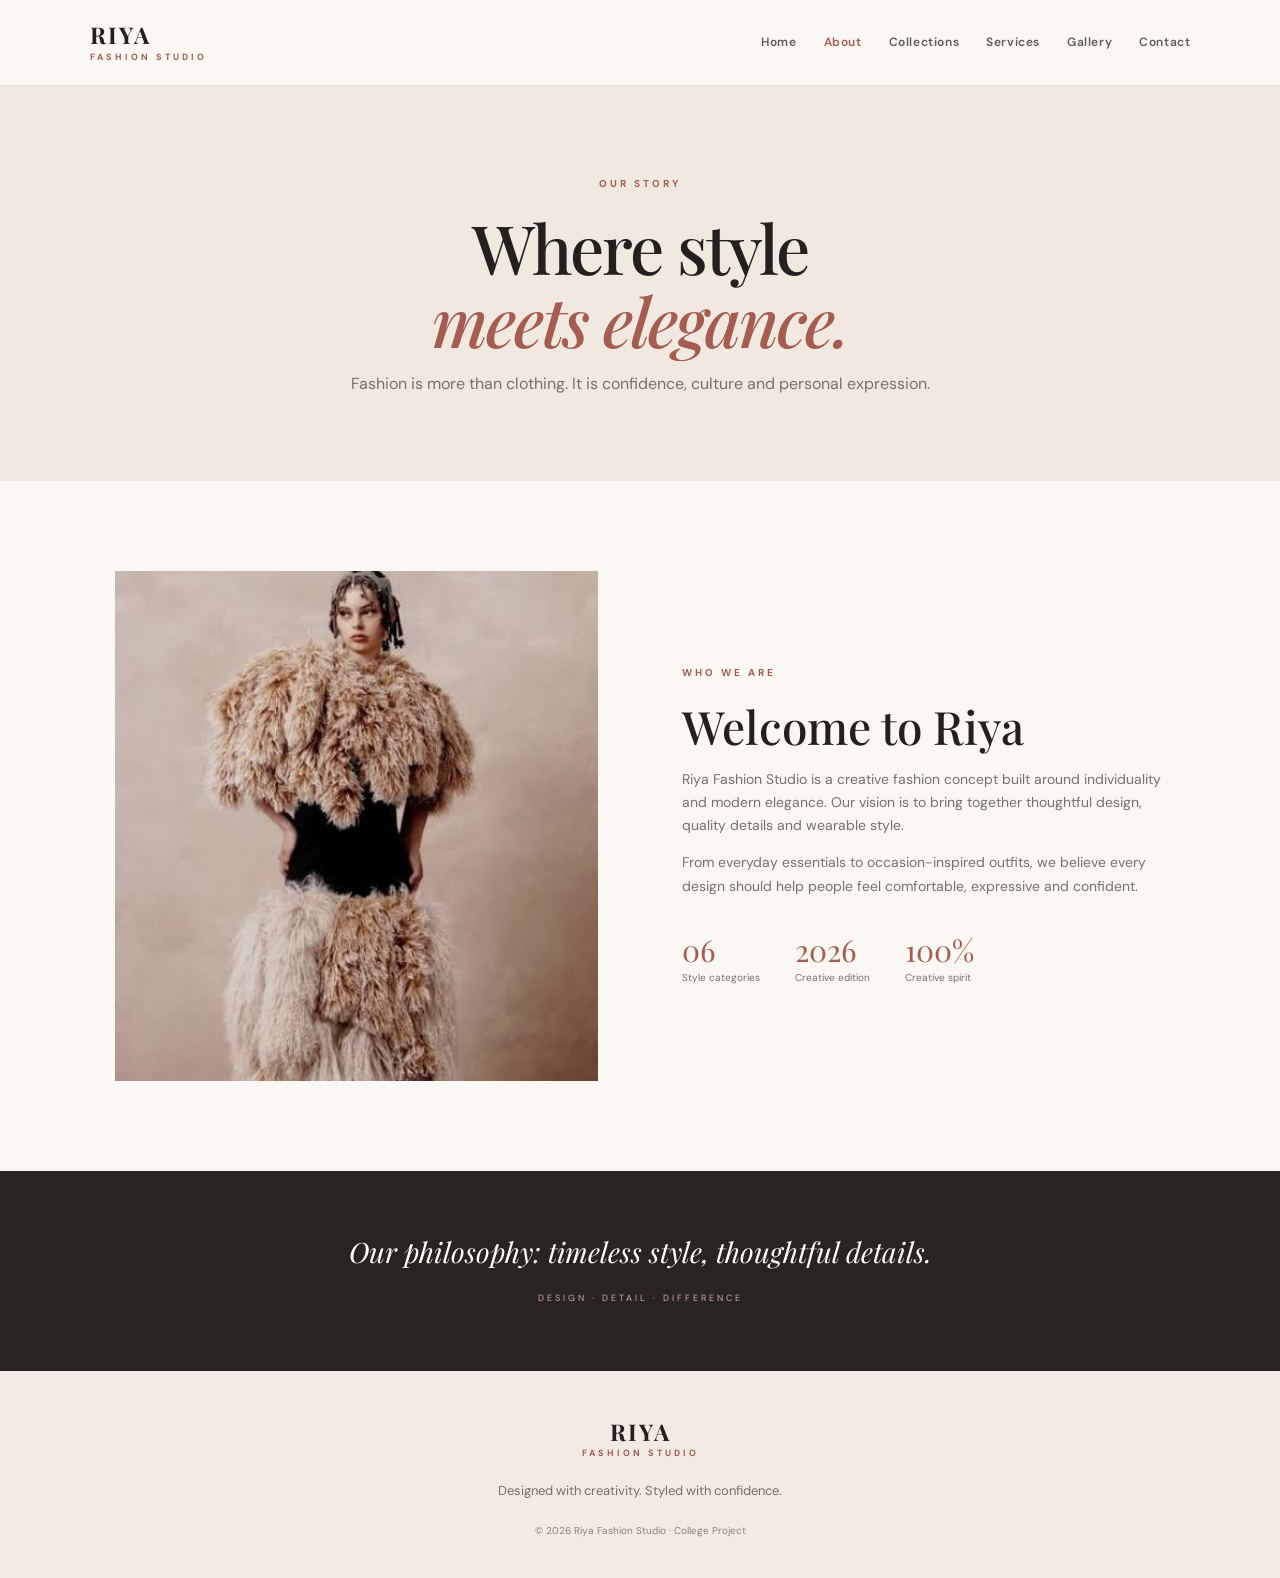
<file: about.html>
<!DOCTYPE html>
<html lang="en"><head><meta charset="UTF-8"><meta name="viewport" content="width=device-width, initial-scale=1.0"><title>About | Riya Fashion Studio</title><link rel="stylesheet" href="css/style.css"></head>
<body>
<header class="site-header"><a class="logo" href="index.html">RIYA<span>FASHION STUDIO</span></a><button class="menu-btn" type="button" aria-label="Toggle navigation" aria-expanded="false" aria-controls="navigation">☰</button><nav id="navigation" class="navigation"><a href="index.html">Home</a><a class="active" href="about.html">About</a><a href="collections.html">Collections</a><a href="services.html">Services</a><a href="gallery.html">Gallery</a><a href="contact.html">Contact</a></nav></header>
<main><section class="page-banner"><p class="eyebrow">OUR STORY</p><h1>Where style<br><em>meets elegance.</em></h1><p>Fashion is more than clothing. It is confidence, culture and personal expression.</p></section>
<section class="about-layout section"><img src="images/riya-feather-look.jpg" alt="Fashion studio and clothing collection"><div><p class="eyebrow">WHO WE ARE</p><h2>Welcome to Riya</h2><p>Riya Fashion Studio is a creative fashion concept built around individuality and modern elegance. Our vision is to bring together thoughtful design, quality details and wearable style.</p><p>From everyday essentials to occasion-inspired outfits, we believe every design should help people feel comfortable, expressive and confident.</p><div class="stats"><div><strong>06</strong><span>Style categories</span></div><div><strong>2026</strong><span>Creative edition</span></div><div><strong>100%</strong><span>Creative spirit</span></div></div></div></section>
<section class="quote-band"><p>Our philosophy: timeless style, thoughtful details.</p><span>DESIGN · DETAIL · DIFFERENCE</span></section></main>
<footer class="footer"><a class="logo" href="index.html">RIYA<span>FASHION STUDIO</span></a><p>Designed with creativity. Styled with confidence.</p><small>© <span class="year"></span> Riya Fashion Studio · College Project</small></footer><script src="js/script.js"></script></body></html>
</file>
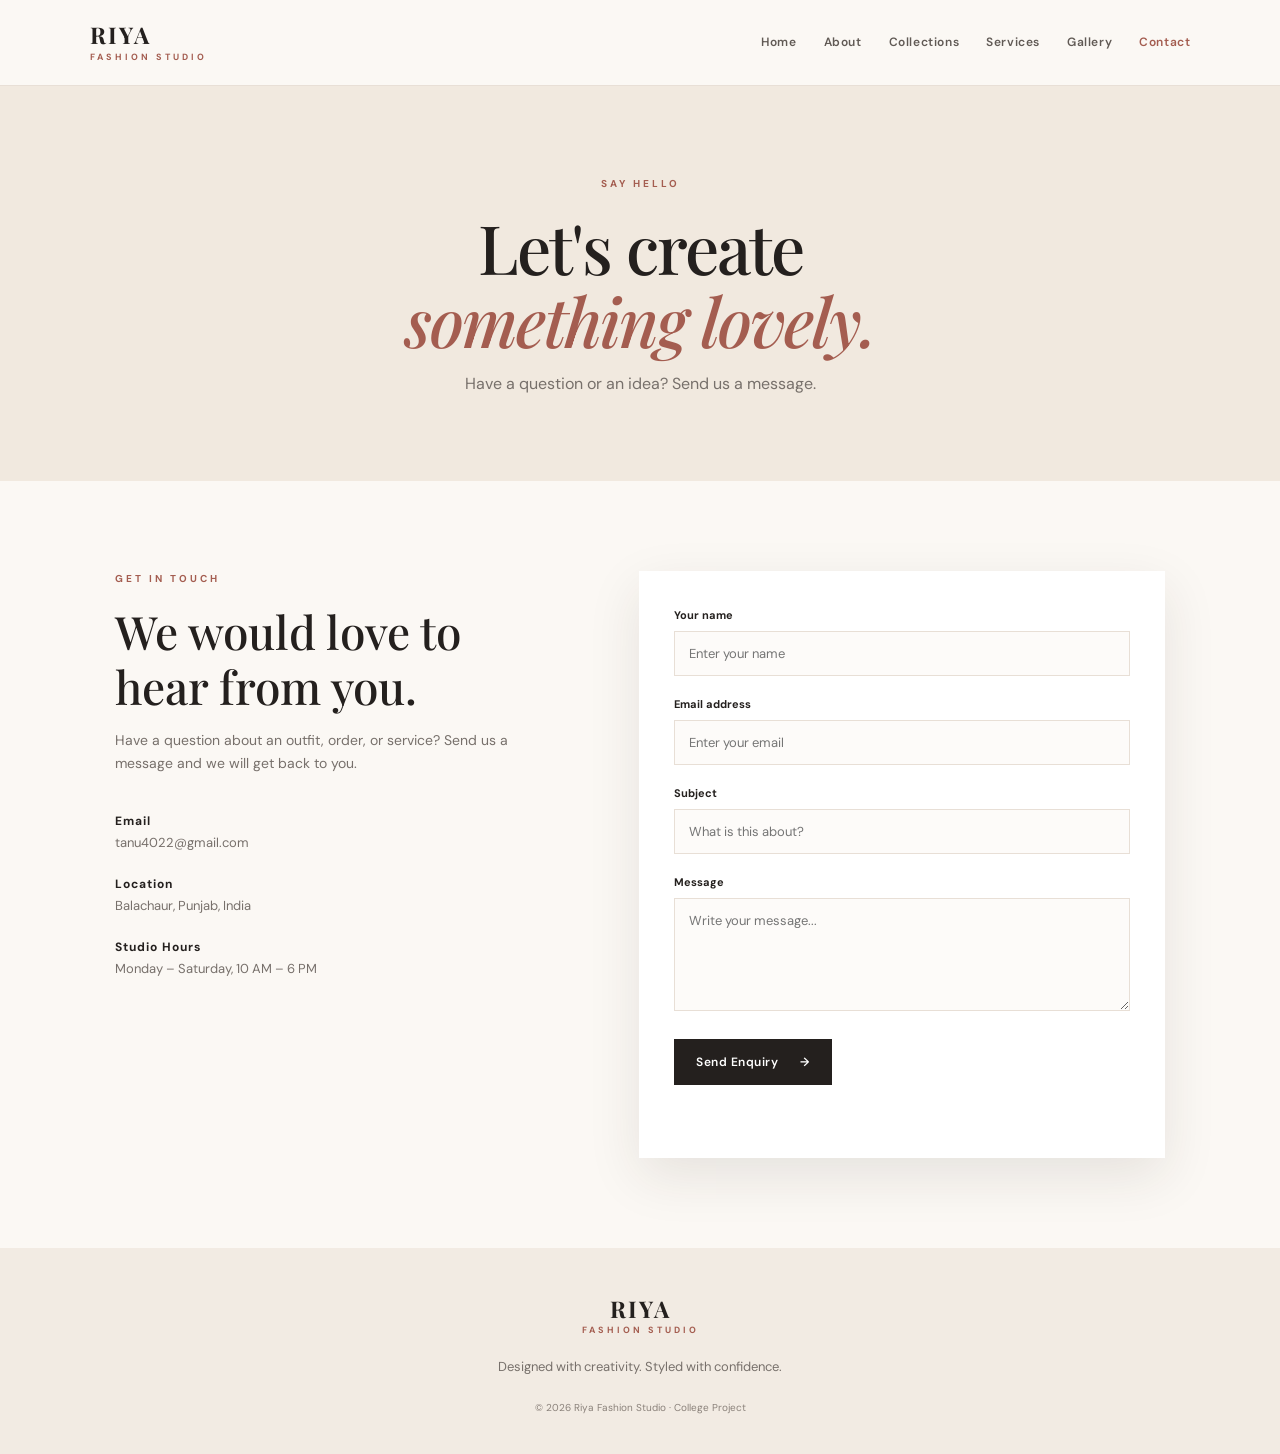
<file: contact.html>
<!DOCTYPE html>
<html lang="en">
<head>
<meta charset="UTF-8">
<meta name="viewport" content="width=device-width, initial-scale=1.0">
<title>Contact | Riya Fashion Studio</title>
<link rel="stylesheet" href="css/style.css">
</head>
<body>

<header class="site-header">
<a class="logo" href="index.html">RIYA<span>FASHION STUDIO</span></a>
<button class="menu-btn" type="button" aria-label="Toggle navigation" aria-expanded="false" aria-controls="navigation">☰</button>
<nav id="navigation" class="navigation">
<a href="index.html">Home</a>
<a href="about.html">About</a>
<a href="collections.html">Collections</a>
<a href="services.html">Services</a>
<a href="gallery.html">Gallery</a>
<a class="active" href="contact.html">Contact</a>
</nav>
</header>

<main>
<section class="page-banner">
<p class="eyebrow">SAY HELLO</p>
<h1>Let's create<br><em>something lovely.</em></h1>
<p>Have a question or an idea? Send us a message.</p>
</section>

<section class="contact-layout section">
<div>
<p class="eyebrow">GET IN TOUCH</p>
<h2>We would love to hear from you.</h2>
<p>Have a question about an outfit, order, or service? Send us a message and we will get back to you.</p>

<div class="contact-info">
<p><strong>Email</strong><br>tanu4022@gmail.com</p>
<p><strong>Location</strong><br>Balachaur, Punjab, India</p>
<p><strong>Studio Hours</strong><br>Monday – Saturday, 10 AM – 6 PM</p>
</div>
</div>

<form class="contact-form" id="contact-form" action="https://formsubmit.co/tanu4022@gmail.com" method="POST">
<input type="hidden" name="_subject" value="New enquiry from Riya Fashion Studio">
<input type="hidden" name="_template" value="table">

<label for="name">Your name</label>
<input id="name" name="name" type="text" placeholder="Enter your name" autocomplete="name" required>

<label for="email">Email address</label>
<input id="email" name="email" type="email" placeholder="Enter your email" autocomplete="email" required>

<label for="subject">Subject</label>
<input id="subject" name="subject" type="text" placeholder="What is this about?" required>

<label for="message">Message</label>
<textarea id="message" name="message" rows="5" placeholder="Write your message..." required></textarea>

<button class="btn" type="submit">Send Enquiry <span>→</span></button>
<p id="form-message" class="form-message" role="status" aria-live="polite"></p>
</form>
</section>
</main>

<footer class="footer">
<a class="logo" href="index.html">RIYA<span>FASHION STUDIO</span></a>
<p>Designed with creativity. Styled with confidence.</p>
<small>© <span class="year"></span> Riya Fashion Studio · College Project</small>
</footer>

<script src="js/script.js"></script>
</body>
</html>
</file>
<file: css/style.css>
@import url('https://fonts.googleapis.com/css2?family=DM+Sans:wght@400;500;600;700&family=Playfair+Display:ital,wght@0,500;0,600;0,700;1,500;1,600&display=swap');
:root{--ink:#24201e;--muted:#77706b;--paper:#fbf8f4;--cream:#f1e9df;--accent:#a45d50;--line:#e8dfd6;--white:#fff;--shadow:0 18px 50px rgba(47,35,27,.10);--serif:'Playfair Display',Georgia,serif;--sans:'DM Sans',Arial,sans-serif}
*{box-sizing:border-box}html{scroll-behavior:smooth}body{margin:0;background:var(--paper);color:var(--ink);font-family:var(--sans);line-height:1.65}img{display:block;max-width:100%;width:100%;object-fit:cover}a{color:inherit;text-decoration:none}.site-header{height:86px;padding:0 7%;display:flex;align-items:center;justify-content:space-between;background:rgba(251,248,244,.96);border-bottom:1px solid var(--line);position:sticky;top:0;z-index:20;backdrop-filter:blur(12px)}.logo{font-family:var(--serif);font-size:23px;letter-spacing:2px;font-weight:700;line-height:1.1}.logo span{display:block;font-family:var(--sans);font-size:9px;letter-spacing:3px;color:var(--accent);margin-top:5px}.navigation{display:flex;align-items:center;gap:27px}.navigation a{font-size:12px;font-weight:600;letter-spacing:.6px;color:#615a55;transition:color .2s}.navigation a:hover,.navigation a.active{color:var(--accent)}.menu-btn{display:none;border:0;background:none;font-size:27px;color:var(--ink);cursor:pointer}.hero{min-height:620px;padding:65px 9% 75px;display:grid;grid-template-columns:1fr 1.02fr;gap:7%;align-items:center;background:var(--cream)}.hero-content{max-width:510px}.eyebrow{font-size:10px;font-weight:700;letter-spacing:3px;color:var(--accent);text-transform:uppercase;margin:0 0 17px}.hero h1,.page-banner h1{font:500 clamp(48px,6vw,82px)/1.08 var(--serif);letter-spacing:-2px;margin:0 0 24px}.hero h1 em,.page-banner h1 em{color:var(--accent);font-weight:500}.hero-text{max-width:420px;color:var(--muted);font-size:15px;margin-bottom:32px}.btn{display:inline-flex;align-items:center;gap:22px;background:var(--ink);color:white;padding:15px 22px;border:0;font:600 12px var(--sans);letter-spacing:.5px;cursor:pointer;transition:background .2s,transform .2s}.btn:hover{background:var(--accent);transform:translateY(-2px)}.hero-visual{height:485px;position:relative}.hero-visual img{height:100%;box-shadow:var(--shadow)}.image-note{position:absolute;right:-22px;bottom:25px;background:var(--white);padding:17px 23px;font-size:9px;letter-spacing:2px;line-height:1.8;box-shadow:var(--shadow)}.image-note strong{font-size:13px;color:var(--accent)}.section{padding:90px 9%}.section-heading{text-align:center;margin:0 auto 43px}.section-heading h2,.about-layout h2,.contact-layout h2{font:500 clamp(32px,4vw,46px)/1.2 var(--serif);margin:0 0 12px}.section-heading>p:last-child{color:var(--muted);margin:0}.feature-grid,.product-grid{display:grid;grid-template-columns:repeat(3,1fr);gap:27px}.feature-card img{height:340px;margin-bottom:19px}.feature-card h3,.product-card h3{font:500 23px var(--serif);margin:0 0 4px}.feature-card p,.product-card p{color:var(--muted);font-size:13px;margin:0}.quote-band{text-align:center;background:#292421;color:white;padding:62px 20px}.quote-band p{font:italic 28px var(--serif);margin:0 0 13px}.quote-band span{font-size:9px;letter-spacing:3px;color:#d6aaa0}.footer{text-align:center;padding:48px 20px 35px;background:#f2ebe3}.footer .logo{display:inline-block}.footer p{font-size:13px;color:var(--muted);margin:15px 0}.footer small{font-size:10px;color:#8a817a}.page-banner{text-align:center;padding:90px 20px 83px;background:var(--cream)}.page-banner h1{font-size:clamp(44px,6vw,68px);margin-bottom:15px}.page-banner>p:last-child{color:var(--muted);margin:0}.about-layout{display:grid;grid-template-columns:1fr 1fr;gap:8%;align-items:center}.about-layout>img{height:510px}.about-layout p:not(.eyebrow){color:var(--muted);font-size:14px}.stats{display:flex;gap:35px;margin-top:32px}.stats div{display:flex;flex-direction:column}.stats strong{font:30px var(--serif);color:var(--accent)}.stats span{font-size:10px;color:var(--muted)}.product-card{background:white;box-shadow:0 8px 30px rgba(47,35,27,.05)}.product-card img{height:330px}.product-info{padding:19px 20px 22px}.product-info strong{display:block;color:var(--accent);margin-top:12px;font-size:14px}.service-grid{display:grid;grid-template-columns:repeat(2,1fr);gap:22px}.service-card{background:white;padding:35px 38px;border:1px solid var(--line);min-height:220px;transition:transform .2s,box-shadow .2s}.service-card:hover{transform:translateY(-4px);box-shadow:var(--shadow)}.service-card span{font:30px var(--serif);color:var(--accent)}.service-card h2{font:500 27px var(--serif);margin:12px 0 8px}.service-card p{color:var(--muted);font-size:14px;margin:0}.image-strip{height:360px}.image-strip img{height:100%}.gallery-grid{display:grid;grid-template-columns:repeat(3,1fr);gap:18px}.gallery-grid img{height:380px}.gallery-grid img:nth-child(2),.gallery-grid img:nth-child(5){height:300px}.contact-layout{display:grid;grid-template-columns:.9fr 1.1fr;gap:9%}.contact-layout>div>p:not(.eyebrow){color:var(--muted);font-size:14px}.contact-info{margin-top:35px}.contact-info p{font-size:13px;color:var(--muted);margin:0 0 20px}.contact-info strong{color:var(--ink);font-size:12px;letter-spacing:1px}.contact-form{background:white;padding:35px;box-shadow:var(--shadow)}.contact-form label{display:block;font-size:11px;font-weight:700;margin:0 0 7px}.contact-form input,.contact-form textarea{width:100%;padding:13px 14px;border:1px solid var(--line);background:#fdfbf9;font:13px var(--sans);margin-bottom:19px;outline:none}.contact-form input:focus,.contact-form textarea:focus{border-color:var(--accent)}.contact-form textarea{resize:vertical}.form-message{font-size:12px;color:var(--accent);margin:14px 0 0;min-height:18px}
@media(max-width:900px){.site-header{padding:0 5%}.navigation{gap:14px}.navigation a{font-size:11px}.hero{padding-left:6%;padding-right:6%;gap:5%}.section{padding:70px 6%}.feature-card img,.product-card img{height:280px}.gallery-grid img{height:300px}}
@media(max-width:700px){.site-header{height:72px}.menu-btn{display:block}.navigation{display:none;position:absolute;top:72px;left:0;right:0;padding:18px 7% 24px;background:var(--paper);border-bottom:1px solid var(--line);flex-direction:column;align-items:flex-start;gap:17px}.navigation.open{display:flex}.navigation a{font-size:13px}.hero{grid-template-columns:1fr;padding:55px 7% 65px;gap:38px}.hero-visual{height:390px;margin-right:12px}.hero h1{font-size:58px}.section{padding:65px 7%}.feature-grid,.product-grid{grid-template-columns:1fr 1fr;gap:18px}.feature-card img,.product-card img{height:250px}.about-layout,.contact-layout{grid-template-columns:1fr;gap:35px}.about-layout>img{height:380px}.service-grid{grid-template-columns:1fr}.gallery-grid{grid-template-columns:1fr 1fr;gap:12px}.gallery-grid img,.gallery-grid img:nth-child(2),.gallery-grid img:nth-child(5){height:260px}.page-banner{padding:70px 18px}.contact-form{padding:25px 20px}.stats{gap:22px}.image-strip{height:250px}}
@media(max-width:420px){.feature-grid,.product-grid{grid-template-columns:1fr}.feature-card img,.product-card img{height:360px}.gallery-grid img,.gallery-grid img:nth-child(2),.gallery-grid img:nth-child(5){height:210px}.hero h1{font-size:51px}.image-note{right:-10px}}

/* Contact form feedback states */
.contact-form button:disabled{opacity:.65;cursor:wait;transform:none}
.form-message{font-size:13px;line-height:1.5;margin:16px 0 0;min-height:22px;padding:0}
.form-message.is-success{color:#236b45;background:#edf7f0;border:1px solid #cce7d4;padding:12px 14px}
.form-message.is-error{color:#9b342d;background:#fff1ef;border:1px solid #f0d0cb;padding:12px 14px}
.form-message.is-sending{color:#806044}
.hero-visual img{object-position:center 35%}
.about-layout>img{object-position:center 25%}
</file>
